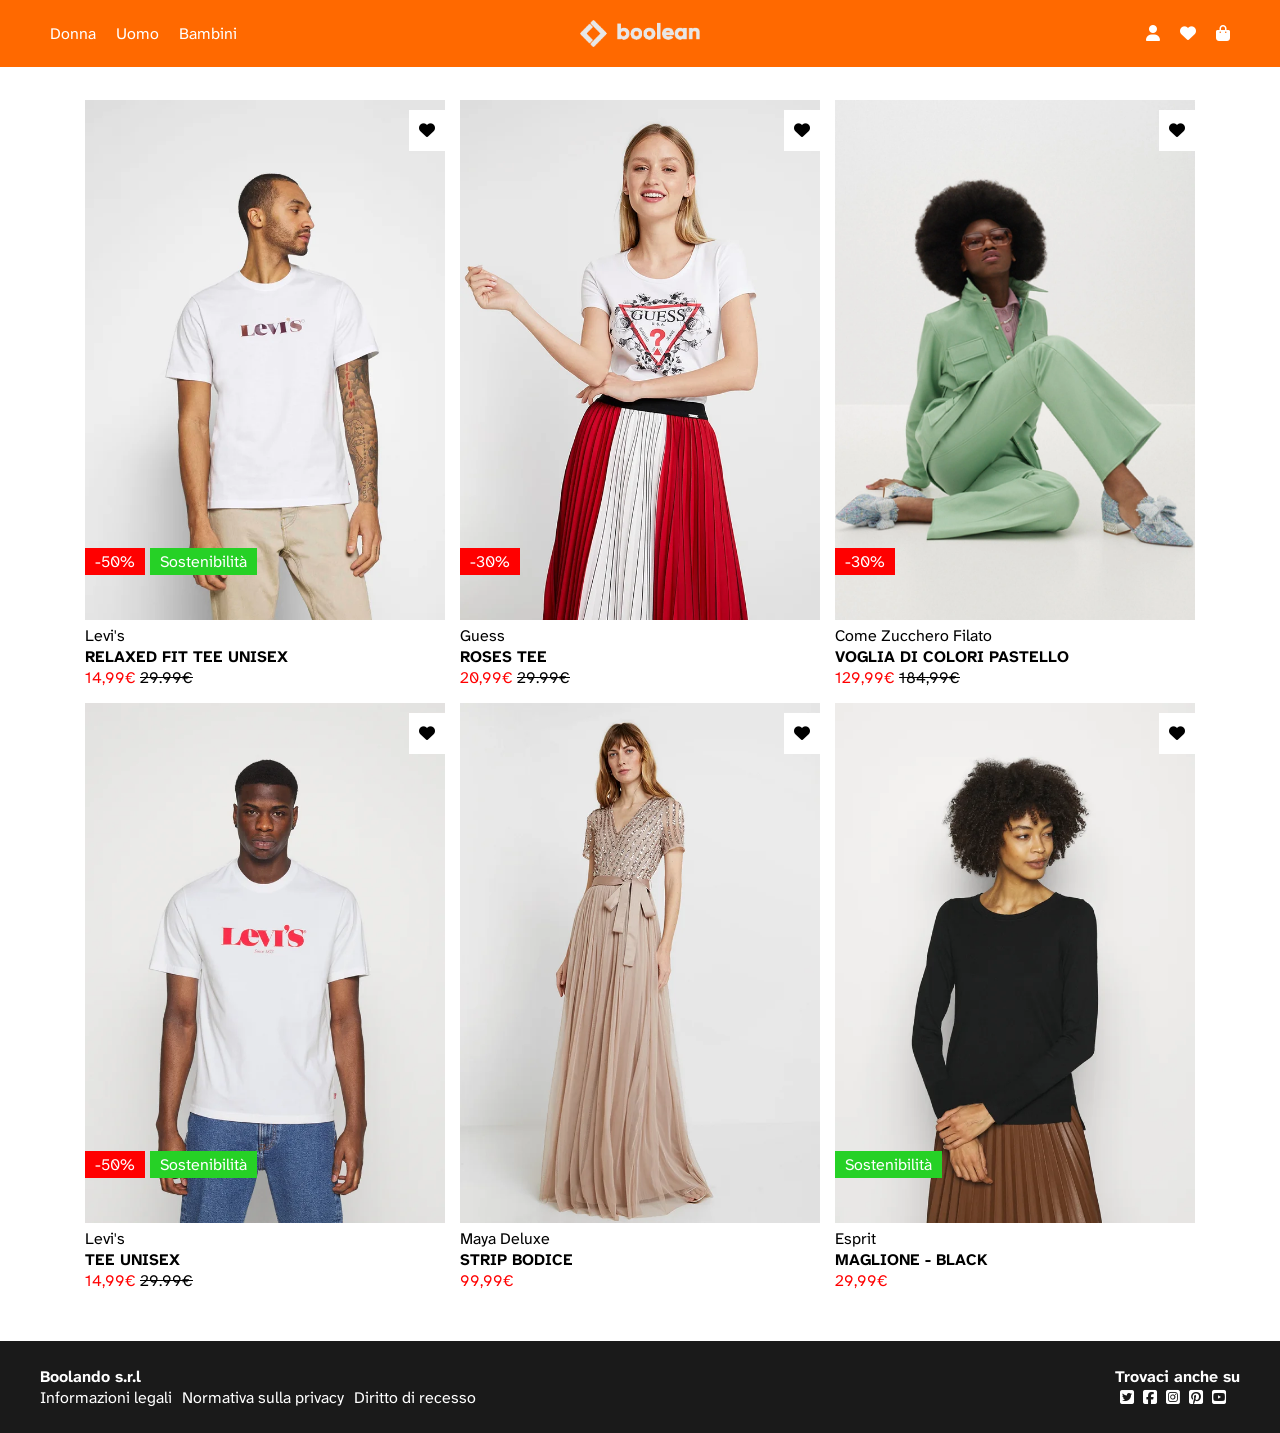
<file: index.html>
<!DOCTYPE html>
<html lang="en">
<head>
    <meta charset="UTF-8">
    <meta name="viewport" content="width=device-width, initial-scale=1.0">
    <title>Boolando</title>
    <link rel="stylesheet" href="https://cdnjs.cloudflare.com/ajax/libs/font-awesome/6.7.2/css/all.min.css" integrity="sha512-Evv84Mr4kqVGRNSgIGL/F/aIDqQb7xQ2vcrdIwxfjThSH8CSR7PBEakCr51Ck+w+/U6swU2Im1vVX0SVk9ABhg==" crossorigin="anonymous" referrerpolicy="no-referrer" />
    <link rel="preconnect" href="https://fonts.googleapis.com">
    <link rel="preconnect" href="https://fonts.gstatic.com" crossorigin>
    <link href="https://fonts.googleapis.com/css2?family=Atkinson+Hyperlegible+Next:ital,wght@0,200..800;1,200..800&display=swap" rel="stylesheet">
    <link rel="stylesheet" href="./css/style.css">
</head>
<body>
    <header>
        <div class="container txt-white">
            <div class="side-col d-flex align-item-center">
                <ul>
                    <li class="mx-10">Donna</li>
                    <li class="mx-10">Uomo</li>
                    <li class="mx-10">Bambini</li>
                </ul>
            </div>
            <div class="mid-col d-flex align-item-center justi-center">
                <img src="./img/boolean-logo.png" alt="logo" class="logo">
            </div>
            <div class="side-col d-flex align-item-center justi-end">
                <i class="fa-solid fa-user mx-10"></i>
                <i class="fa-solid fa-heart mx-10"></i>
                <i class="fa-solid fa-bag-shopping mx-10"></i>
            </div>
        </div>
    </header>

    <main>
        <div class="container justi-center wrap gap">
            <div class="main-col">
                <div class="card pos-relative">
                    <img src="./img/1.webp" alt="">
                    <div class="pos-absolute d-flex">
                        <div class="tag bg-red txt-white">
                            -50%
                        </div>
                        <div class="tag bg-green mxl-5 txt-white">
                            Sostenibilità
                        </div>
                    </div>
                    <div class="heart bg-white">
                        <i class="fa-solid fa-heart"></i>
                    </div>
                    <div class="overlay">
                        <img src="./img/1b.webp" alt="">
                        <div class="pos-absolute d-flex">
                            <div class="tag bg-red txt-white">
                                -50%
                            </div>
                            <div class="tag bg-green mxl-5 txt-white">
                                Sostenibilità
                            </div>
                        </div>
                        <div class="heart bg-white">
                            <i class="fa-solid fa-heart"></i>
                        </div>
                    </div>
                </div>
                <div>
                    <p>Levi's</p>
                    <div class="name">
                        RELAXED FIT TEE UNISEX
                    </div>
                    <p><span class="new-price">14,99&euro;</span> <span class="old-price">29.99&euro;</span></p>
                </div>
            </div>
            <div class="main-col">
                <div class="card pos-relative">
                    <img src="./img/2.webp" alt="">
                    <div class="tag bg-red pos-absolute txt-white">
                        -30%
                    </div>
                    <div class="heart bg-white">
                        <i class="fa-solid fa-heart"></i>
                    </div>
                    <div class="overlay">
                        <img src="./img/2b.webp" alt="">
                        <div class="tag bg-red pos-absolute txt-white">
                            -30%
                        </div>
                        <div class="heart bg-white">
                            <i class="fa-solid fa-heart"></i>
                        </div>
                    </div>
                </div>
                <div>
                    <p>Guess
                    <div class="name">
                        ROSES TEE
                    </div>
                    <p><span class="new-price">20,99&euro;</span> <span class="old-price">29.99&euro;</span></p>
                </div>
            </div>
            <div class="main-col">
                <div class="card pos-relative">
                    <img src="./img/3.webp" alt="">
                    <div class="tag bg-red pos-absolute txt-white">
                        -30%
                    </div>
                    <div class="heart bg-white">
                        <i class="fa-solid fa-heart"></i>
                    </div>
                    <div class="overlay">
                        <img src="./img/3b.webp" alt="">
                        <div class="tag bg-red pos-absolute txt-white">
                            -30%
                        </div>
                        <div class="heart bg-white">
                            <i class="fa-solid fa-heart"></i>
                        </div>
                    </div>
                </div>
                <div>
                    <p>Come Zucchero Filato</p>
                    <div class="name">
                        VOGLIA DI COLORI PASTELLO
                    </div>
                    <p><span class="new-price">129,99&euro;</span> <span class="old-price">184,99&euro;</span></p>
                </div>
            </div>
            <div class="main-col">
                <div class="card pos-relative">
                    <img src="./img/4.webp" alt="">
                    <div class="pos-absolute d-flex">
                        <div class="tag bg-red txt-white">
                            -50%
                        </div>
                        <div class="tag bg-green mxl-5 txt-white">
                            Sostenibilità
                        </div>
                    </div>
                    <div class="heart bg-white">
                        <i class="fa-solid fa-heart"></i>
                    </div>
                    <div class="overlay">
                        <img src="./img/4b.webp" alt="">
                        <div class="pos-absolute d-flex">
                            <div class="tag bg-red txt-white">
                                -50%
                            </div>
                            <div class="tag bg-green mxl-5 txt-white">
                                Sostenibilità
                            </div>
                        </div>
                        <div class="heart bg-white">
                            <i class="fa-solid fa-heart"></i>
                        </div>
                    </div>
                </div>
                <div>
                    <p>Levi's</p>
                    <div class="name">
                        TEE UNISEX
                    </div>
                    <p><span class="new-price">14,99&euro;</span> <span class="old-price">29.99&euro;</span></p>
                </div>
            </div>
            <div class="main-col">
                <div class="card pos-relative">
                    <img src="./img/5.webp" alt="">
                    <div class="heart bg-white">
                        <i class="fa-solid fa-heart"></i>
                    </div>
                    <div class="overlay">
                        <img src="./img/5b.webp" alt="">
                        <div class="heart bg-white">
                            <i class="fa-solid fa-heart"></i>
                        </div>
                    </div>
                </div>
                <div>
                    <p>Maya Deluxe</p>
                    <div class="name">
                        STRIP BODICE
                    </div>
                    <p><span class="new-price">99,99&euro;</span></p>
                </div>
            </div>
            <div class="main-col">
                <div class="card pos-relative">
                    <img src="./img/6.webp" alt="">
                    <div class="tag bg-green pos-absolute txt-white">
                        Sostenibilità
                    </div>
                    <div class="heart bg-white">
                        <i class="fa-solid fa-heart"></i>
                    </div>
                    <div class="overlay">
                        <img src="./img/6b.webp" alt="">
                        <div class="tag bg-green pos-absolute txt-white">
                            Sostenibilità
                        </div>
                        <div class="heart bg-white">
                            <i class="fa-solid fa-heart"></i>
                        </div>
                    </div>
                </div>
                <div>
                    <p>Esprit</p>
                    <div class="name">
                        MAGLIONE - BLACK
                    </div>
                    <p><span class="new-price">29,99&euro;</span></p>
                </div>
            </div>
        </div>
    </main>

    <footer>
        <div class="container pdbt-25 txt-white">
            <div class="footer-col">
                <h4>Boolando s.r.l</h4>
                <ul>
                    <li class="mxr-10">Informazioni legali</li>
                    <li class="mxr-10">Normativa sulla privacy</li>
                    <li class="mxr-10">Diritto di recesso</li>
                </ul>
            </div>
            <div class="footer-col d-flex justi-end">
                <div class="txt-left">
                    <h4>Trovaci anche su</h4>
                    <span class="mxl-5"><i class="fa-brands fa-square-twitter"></i></span>
                    <span class="mxl-5"><i class="fa-brands fa-square-facebook"></i></span>
                    <span class="mxl-5"><i class="fa-brands fa-square-instagram"></i></span>
                    <span class="mxl-5"><i class="fa-brands fa-square-pinterest"></i></span>
                    <span class="mxl-5"><i class="fa-brands fa-square-youtube"></i></span>
                </div>
                
            </div>
        </div>
    </footer>

</body>
</html>
</file>
<file: css/style.css>
*{
    padding: 0;
    margin: 0;
    box-sizing: border-box;
}

/* common */

body{
    font-family: "Atkinson Hyperlegible Next", serif;
}

header{
    background-color: rgb(255, 105, 0);
    padding: 20px;
    position: fixed;
    width: 100%;
    z-index: 1;
}

main{
    padding-top: 100px;
    padding-bottom: 50px;
}

footer{
    background-color: rgba(26,26,26,255);
}

.container{
    max-width: 1200px;
    margin: 0 auto;
    display: flex;
}

/* header */

.side-col{
    width: 30%;
}

.mid-col{
    width: 40%;
}

.logo{
    width: 25%;
}

/* main */

.main-col{
    width: 30%;
}

main img{
    width: 100%;
}

.tag{
    padding: 3px 10px;
}

.heart{
    position: absolute;
    padding: 10px 10px;
    right: 0px;
    top: 10px;
}

.new-price{
    color: red;
}

.old-price{
    text-decoration: line-through;
}

.name{
    font-size: 16px;
    font-weight: bold;
}

.overlay{
    width: 100%;
    height: 100%;
    /* background-color: rgb(104, 103, 103, 0.5); */
    position: absolute;
    top: 0;
    opacity: 0;
    transition-duration: 0.5s;
}

.card:hover .overlay{
    opacity: 1;
}

/* footer */

.footer-col{
    width: 50%;
}

/* lista */

ul{
    list-style: none;
    display: flex;
}



/* flexbox */

.d-flex{
    display: flex;
}

.wrap{
    flex-wrap: wrap;
}

.align-item-center{
    align-items: center;
}

.justi-center{
    justify-content: center;
}

.justi-end{
    justify-content: flex-end;
}

.justi-content-between{
    justify-content: space-between;
}

.gap{
    gap: 15px;
}

/* position */

.pos-relative{
    position: relative;
}

.pos-absolute{
    position: absolute;
    left: 0;
    bottom: 50px;
}

/* text position */

.txt-center{
    text-align: center;
}

.txt-right{
    text-align: right;
}

.txt-left{
    text-align: left;
}

/* utility */

.bg-blue{
    background-color: blue;
}

.bg-grey{
    background-color: grey;
}

.bg-black{
    background-color: black;
}

.bg-red{
    background-color: red;
}

.bg-green{
    background-color: rgb(38, 209, 38);
}

.bg-white{
    background-color: #fff;
}

.border{
    border: 1px solid black;
}

.txt-white{
    color: #fff;
}

/* altezze */

.hg-50{
    height: 50px;
}

.hg-300{
    height: 300px;
}

.hg-700{
    height: 700px;
}

/* margini */

.mxl-5{
    margin-left: 5px;
}

.mxr-10{
    margin-right: 10px;
}

.mx-10{
    margin: 0 10px 0 10px;
}

.my-15{
    margin-bottom: 15px;
}

/* padding */

.pdt-50{
    padding-top: 50px;
}

.pdbt-25{
    padding: 25px 0;
}
</file>
